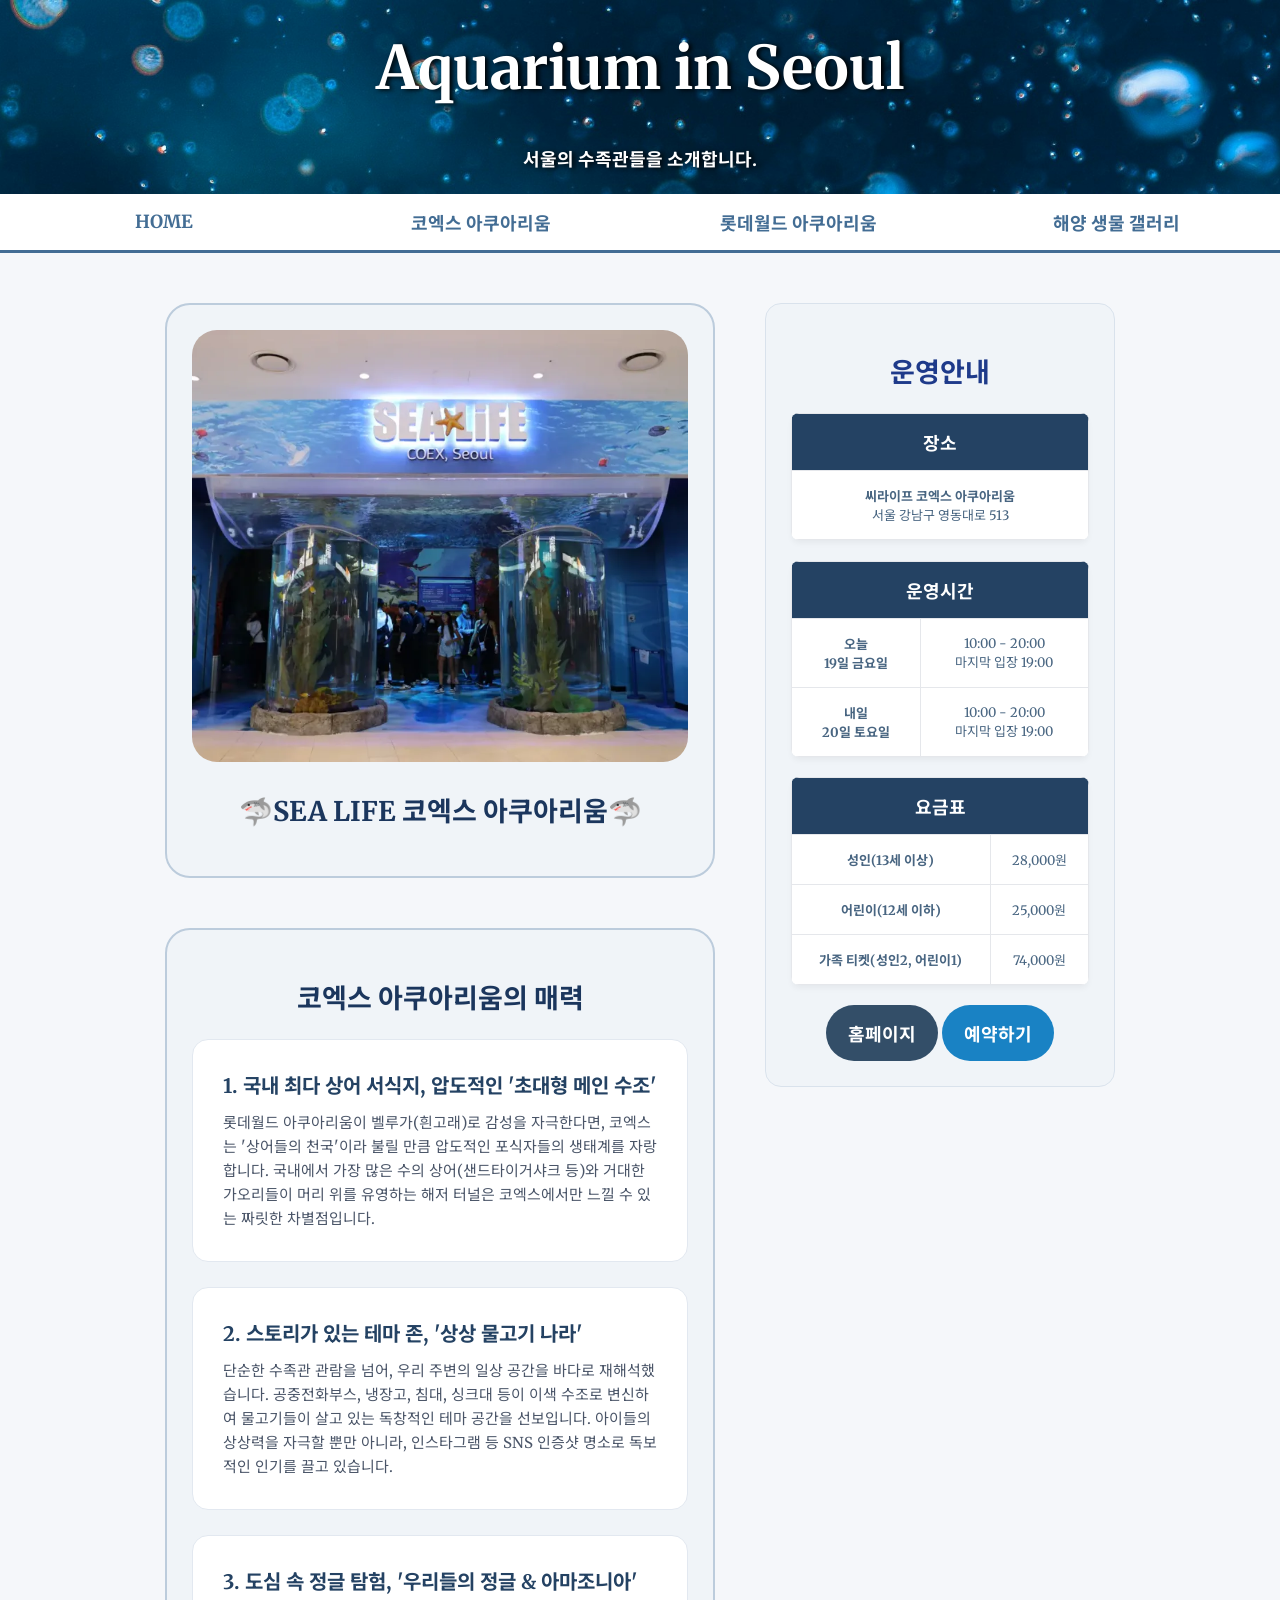
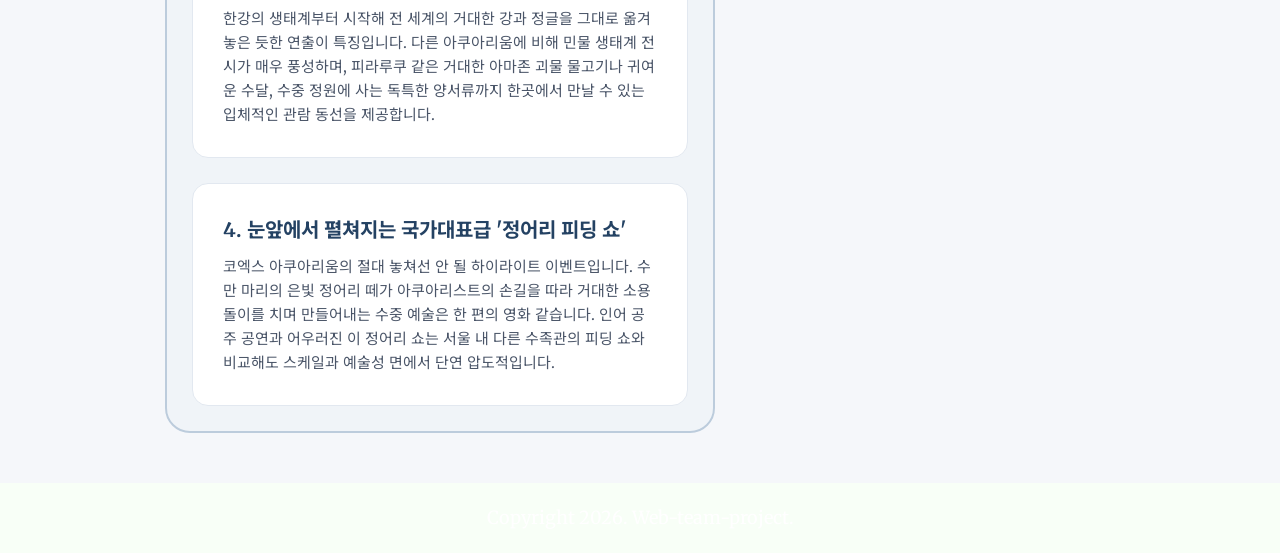
<file: coex.html>
<!DOCTYPE html>
<html lang="ko">
<head>
    <meta charset="UTF-8">
    <meta name="viewport" content="width=device-width, initial-scale=1.0">
    <title>웹 개발 학습 페이지</title>
    <link rel="stylesheet" href="css/common.css">
    <link rel="stylesheet" href="css/coex.css">
    <link rel="preconnect" href="https://fonts.googleapis.com">
    <link rel="preconnect" href="https://fonts.googleapis.com">
    <link rel="preconnect" href="https://fonts.gstatic.com" crossorigin>
    <link href="https://fonts.googleapis.com/css2?family=Merriweather:ital,opsz,wght@0,18..144,300..900;1,18..144,300..900&family=Noto+Sans+KR:wght@100..900&display=swap" rel="stylesheet">
        
</head>
<body>
    <header>
        <h1>Aquarium in Seoul</h1>
        <p>서울의 수족관들을 소개합니다.</p>
    </header>

    <nav>
        <a href="home.html">HOME</a>
        <a href="coex.html">코엑스 아쿠아리움</a>
        <a href="lotte.html">롯데월드 아쿠아리움</a>
        <a href="gallery.html">해양 생물 갤러리</a>
    </nav>

    <main class="coex-main">
        <section>
            <img src="image/coex.webp" width="100%">
            <h2>🦈SEA LIFE 코엑스 아쿠아리움🦈</h2>
        </section>

    <aside>
        <h2>운영안내</h2>
        <table>
            <thead>
                <tr>
                    <th colspan="2">장소</th>
                </tr>
            </thead>
            <tbody>
                <tr>
                    <td><strong>씨라이프 코엑스 아쿠아리움</strong><br>서울 강남구 영동대로 513</td>
                </tr>
            </tbody>           
        </table>
        <h3></h3>
        <p></p>
        <p></p>
        <table>
            <thead>
                <tr>
                    <th colspan="2">운영시간</th>
                </tr>
            </thead>
            <tbody>
                <tr>
                    <th>오늘<br>19일 금요일</th>
                    <td>10:00 - 20:00<br>마지막 입장 19:00</td>
                </tr>
                <tr>
                    <th>내일<br>20일 토요일</th>
                    <td>10:00 - 20:00<br>마지막 입장 19:00</td>
                </tr>
            </tbody>
        </table>
        <table>
            <thead>
                <tr>
                    <th colspan="2">요금표</th>
                </tr>
            </thead>
            <tbody>
                <tr>
                    <th>성인(13세 이상)</th>
                    <td>28,000원</td>
                </tr>
                <tr>
                    <th>어린이(12세 이하)</th>
                    <td>25,000원</td>
                </tr>
                <tr>
                    <th>가족 티켓(성인2, 어린이1)</th>
                    <td>74,000원</td>
                </tr>
            </tbody>
        </table>
        <a href="https://www.visitsealife.com/coex-seoul/" class="homepage-button">홈페이지</a>
        <a href="#" class="reserve-button">예약하기</a>
        </aside>

        <article>
            <h2>코엑스 아쿠아리움의 매력</h2>
            <div class="list">
                <div class="item">
                    <h3>1. 국내 최다 상어 서식지, 압도적인 '초대형 메인 수조'</h3>
                    <p>롯데월드 아쿠아리움이 벨루가(흰고래)로 감성을 자극한다면, 코엑스는 '상어들의 천국'이라 불릴 만큼 압도적인 포식자들의 생태계를 자랑합니다. 국내에서 가장 많은 수의 상어(샌드타이거샤크 등)와 거대한 가오리들이 머리 위를 유영하는 해저 터널은 코엑스에서만 느낄 수 있는 짜릿한 차별점입니다.</p>
                </div>
                <div class="item">
                    <h3>2. 스토리가 있는 테마 존, '상상 물고기 나라'</h3>
                    <p>단순한 수족관 관람을 넘어, 우리 주변의 일상 공간을 바다로 재해석했습니다. 공중전화부스, 냉장고, 침대, 싱크대 등이 이색 수조로 변신하여 물고기들이 살고 있는 독창적인 테마 공간을 선보입니다. 아이들의 상상력을 자극할 뿐만 아니라, 인스타그램 등 SNS 인증샷 명소로 독보적인 인기를 끌고 있습니다.</p>
                </div>
                <div class="item">
                    <h3>3. 도심 속 정글 탐험, '우리들의 정글 & 아마조니아'</h3>
                    <p>한강의 생태계부터 시작해 전 세계의 거대한 강과 정글을 그대로 옮겨놓은 듯한 연출이 특징입니다. 다른 아쿠아리움에 비해 민물 생태계 전시가 매우 풍성하며, 피라루쿠 같은 거대한 아마존 괴물 물고기나 귀여운 수달, 수중 정원에 사는 독특한 양서류까지 한곳에서 만날 수 있는 입체적인 관람 동선을 제공합니다.</p>
                </div>
                <div class="item">
                    <h3>4. 눈앞에서 펼쳐지는 국가대표급 '정어리 피딩 쇼'</h3>
                    <p>코엑스 아쿠아리움의 절대 놓쳐선 안 될 하이라이트 이벤트입니다. 수만 마리의 은빛 정어리 떼가 아쿠아리스트의 손길을 따라 거대한 소용돌이를 치며 만들어내는 수중 예술은 한 편의 영화 같습니다. 인어 공주 공연과 어우러진 이 정어리 쇼는 서울 내 다른 수족관의 피딩 쇼와 비교해도 스케일과 예술성 면에서 단연 압도적입니다.</p>
                </div>
            </div>
        </article>

        
    </main>

    <footer>
        <p>Copyright 2026. Web-team-project.</p>
    </footer>
</body>
</html>
</file>
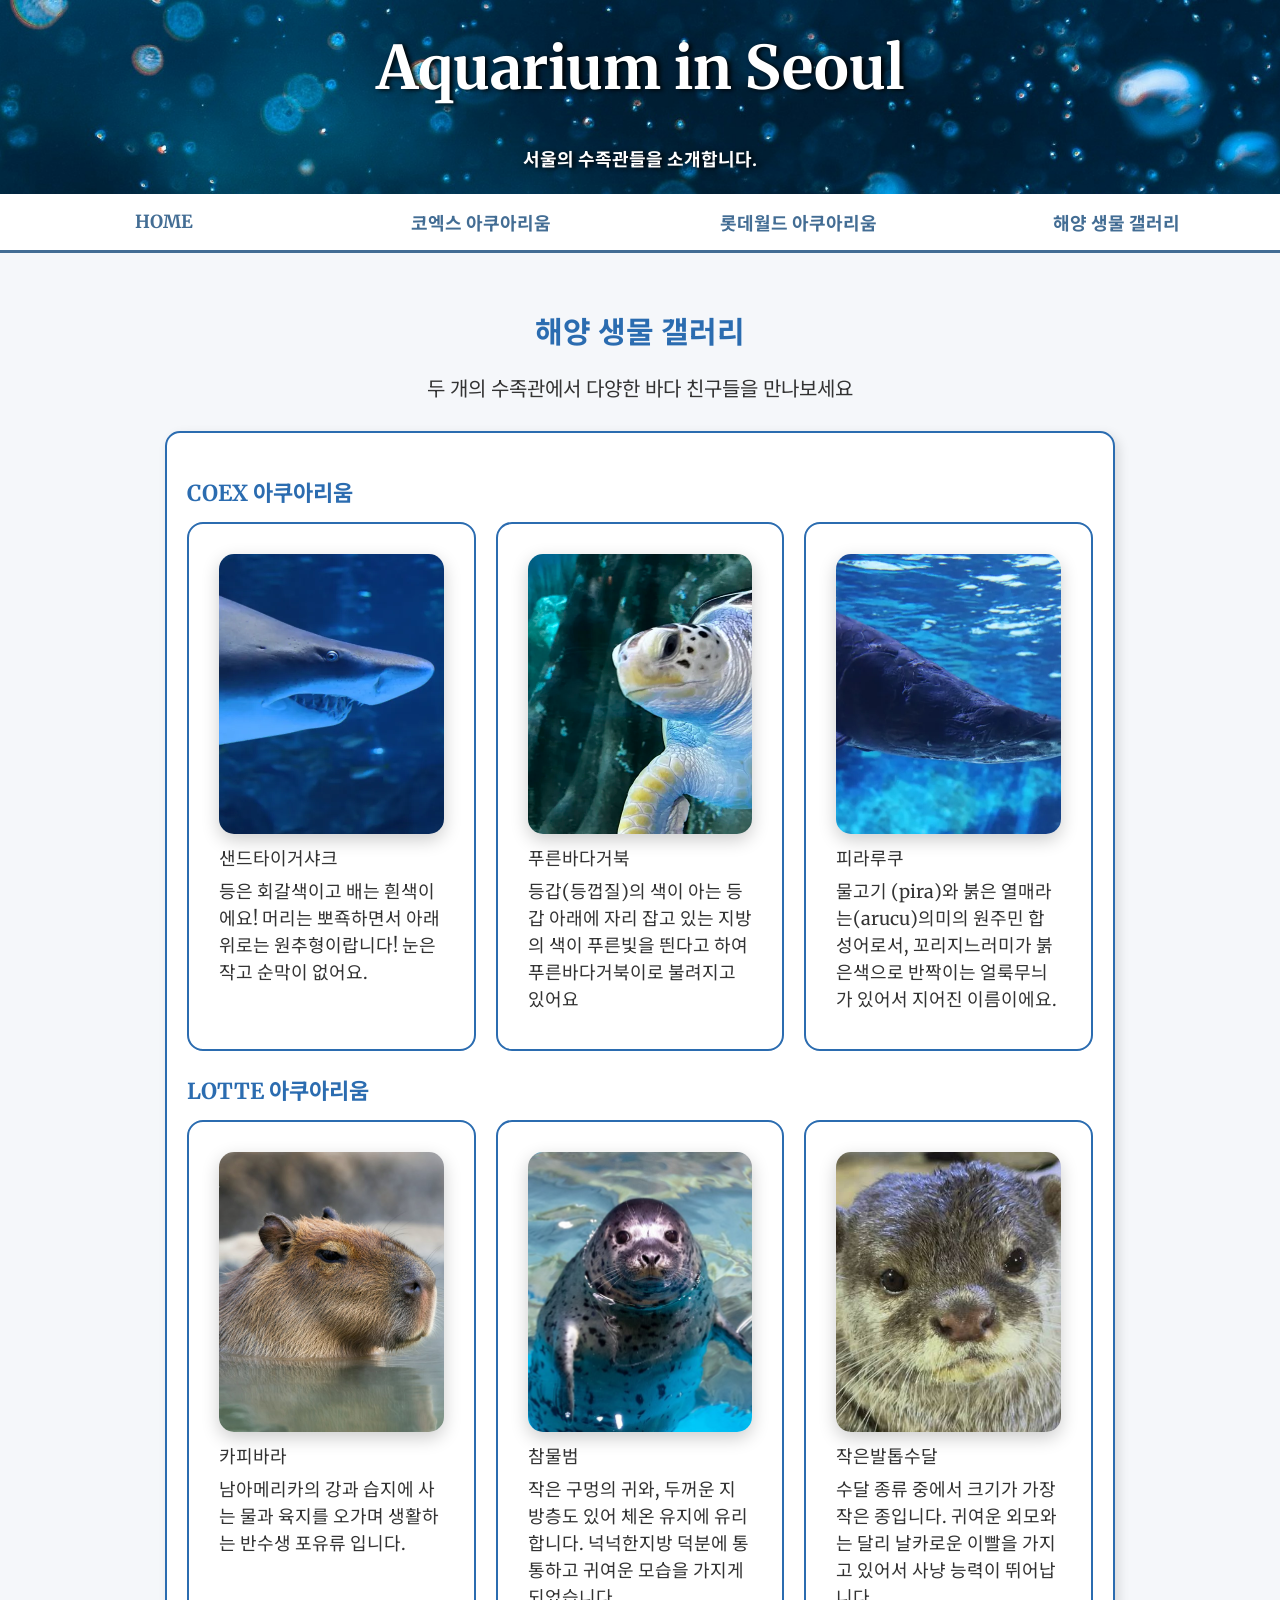
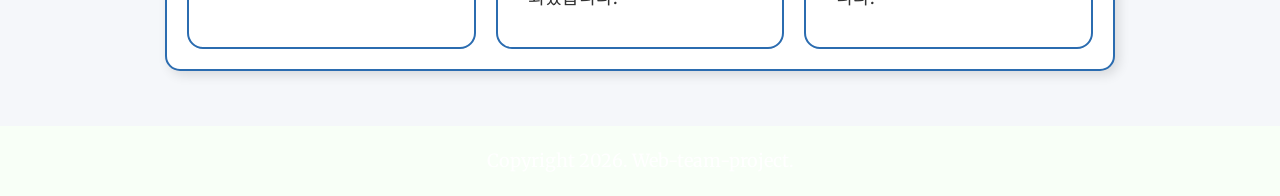
<file: gallery.html>
<!DOCTYPE html>
<html lang="ko">
<head>
    <meta charset="UTF-8">
    <meta name="viewport" content="width=device-width, initial-scale=1.0">
    <title>웹 개발 학습 페이지</title>
    <link rel="stylesheet" href="css/common.css">
    <link rel="stylesheet" href="css/gallery.css">
    <link rel="preconnect" href="https://fonts.googleapis.com">
    <link rel="preconnect" href="https://fonts.gstatic.com" crossorigin>
    <link href="https://fonts.googleapis.com/css2?family=Merriweather:ital,opsz,wght@0,18..144,300..900;1,18..144,300..900&family=Noto+Sans+KR:wght@100..900&display=swap" rel="stylesheet">
        
</head>
<body>
    <header>
        <h1>Aquarium in Seoul</h1>
        <p>서울의 수족관들을 소개합니다.</p>
    </header>

    <nav>
        <a href="home.html">HOME</a>
        <a href="coex.html">코엑스 아쿠아리움</a>
        <a href="lotte.html">롯데월드 아쿠아리움</a>
        <a href="gallery.html">해양 생물 갤러리</a>
    </nav>

    <main class="index-main">
        <section class="gallery-section">
            <h2>해양 생물 갤러리</h2>
            <P class="p-class">
                두 개의 수족관에서 다양한 바다 친구들을 만나보세요
            </P>
        
        <div class="gallery">
            <h3>COEX 아쿠아리움</h3>
            <article class="gallery-item">
                
                <div class="animal">
                    <img class="img" src="image/상어.webp" alt="샌드타이거샤크">
                    <p class="name">샌드타이거샤크</p>
                    <p>
                        등은 회갈색이고 배는 흰색이에요!
                        머리는 뽀죡하면서 아래위로는 원추형이랍니다! 눈은 작고 순막이 없어요.
                    </p>
               </div>
               <div class="animal">
                    <img class="img" src="image/거북이2.webp" alt="푸른바다거북">
                    <p class="name">푸른바다거북</p>
                    <p>
                        등갑(등껍질)의 색이 아는 등갑 아래에 자리 잡고 있는 
                        지방의 색이 푸른빛을 띈다고 하여 푸른바다거북이로 불려지고 있어요
                    </p>
               </div>
               <div class="animal">
                    <img class="img" src="image/피라루쿠.webp" alt="피라루쿠">
                    <p class="name">피라루쿠</p>
                    <p>
                     물고기 (pira)와 붉은 열매라는(arucu)의미의 원주민 합성어로서, 
                     꼬리지느러미가 붉은색으로 반짝이는 얼룩무늬가 있어서 지어진 이름이에요.
                    </p>
               </div>
            </article>

            <h3>LOTTE 아쿠아리움</h3>
            <article class="gallery-item">

                <div class="animal">
                    <img  class="img" src="image/카피바라_20250117-07.jpg" alt="카피바라">
                    <p class="name">카피바라</p>
                    <p>
                       남아메리카의 강과 습지에 사는 물과 육지를 오가며 생활하는 반수생 포유류 입니다.
                    </p>
               </div>
               <div class="animal">
                    <img class="img" src="image/참물범.jpg" alt="참물범">
                    <p class="name">참물범</p>
                    <p>
                        작은 구멍의 귀와, 두꺼운 지방층도 있어 체온 유지에 유리합니다.
                        넉넉한지방 덕분에 통통하고 귀여운 모습을 가지게 되었습니다.
                    </p>
               </div>
               <div class="animal">
                    <img class="img" src="image/작은발톱수달.jpg" alt="작은발톱수달">
                    <p class="name">작은발톱수달</p>
                    <p>
                        수달 종류 중에서 크기가 가장 작은 종입니다.
                        귀여운 외모와는 달리 날카로운 이빨을 가지고 있어서 사냥 능력이 뛰어납니다.
                    </p>
               </div>
             </article>
        </div>   
    </section>
</main>

    <footer>
        <p>Copyright 2026. Web-team-project.</p>
    </footer>
</body>
</html>
</file>
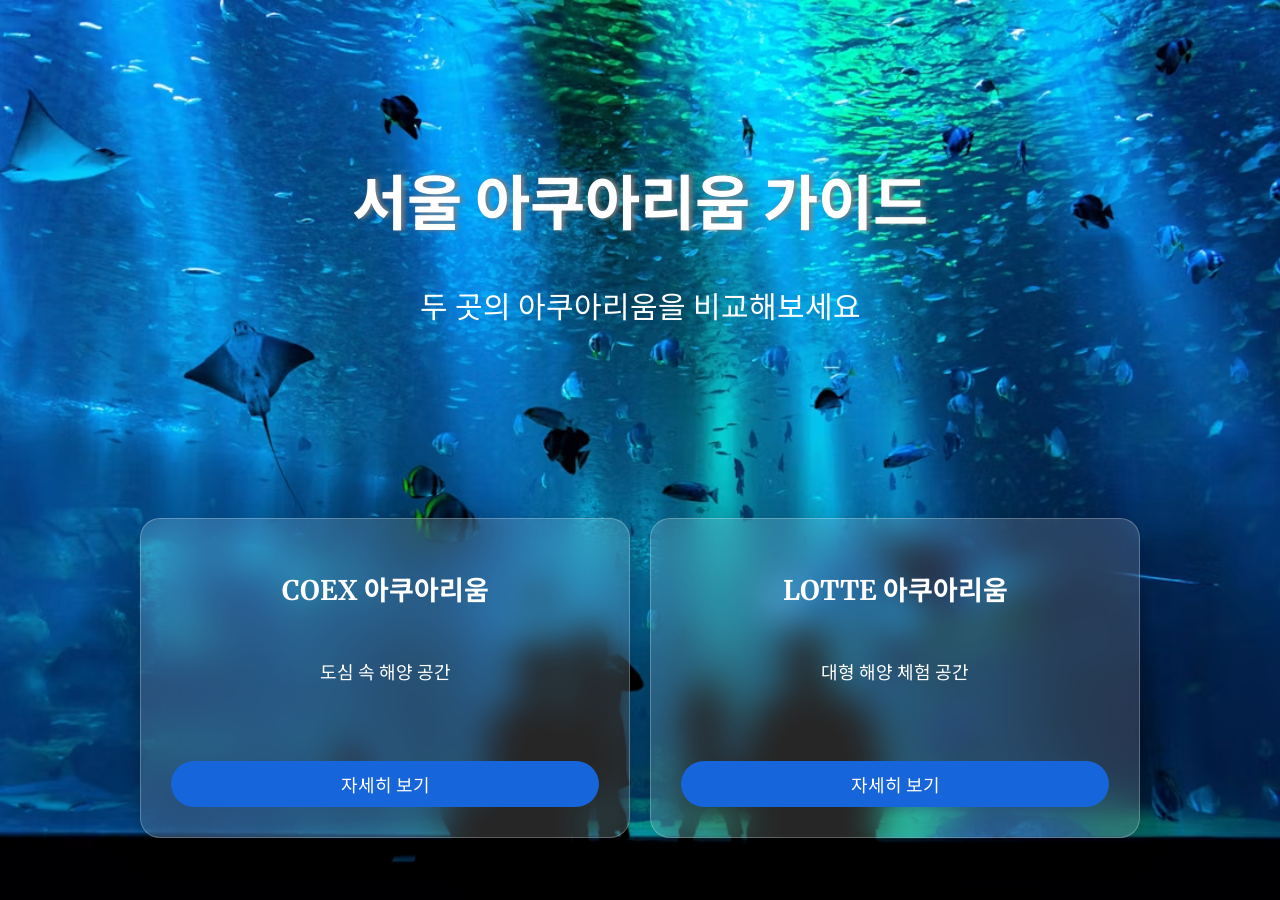
<file: home.html>
<!DOCTYPE html>
<html lang="ko">
<head>
    <meta charset="UTF-8">
    <meta name="viewport" content="width=device-width, initial-scale=1.0">
    <title>아쿠아리움</title>
    <link rel="stylesheet" href="css/common.css">
    <link rel="stylesheet" href="css/home.css">
    <link rel="preconnect" href="https://fonts.googleapis.com">
    <link rel="preconnect" href="https://fonts.gstatic.com" crossorigin>
    <link href="https://fonts.googleapis.com/css2?family=Merriweather:ital,opsz,wght@0,18..144,300..900;1,18..144,300..900&family=Noto+Sans+KR:wght@100..900&display=swap" rel="stylesheet">
        
</head>
<body>
    <main class="home">
        <h1>서울 아쿠아리움 가이드</h1>
        <p>
            두 곳의 아쿠아리움을 비교해보세요
        </p>
    </main>

    <section class="home-list">
        <div class="card">
            <h2>COEX 아쿠아리움</h2>
            <p>
               도심 속 해양 공간
            </p>
            <a href="coex.html" class="button">자세히 보기</a>
        </div>

        <div class="card">
            <h2>LOTTE 아쿠아리움</h2>
            <p>
               대형 해양 체험 공간
            </p>
            <a href="lotte.html" class="button">자세히 보기</a>
        </div>
    </section>
    
</body>
</html>
</file>
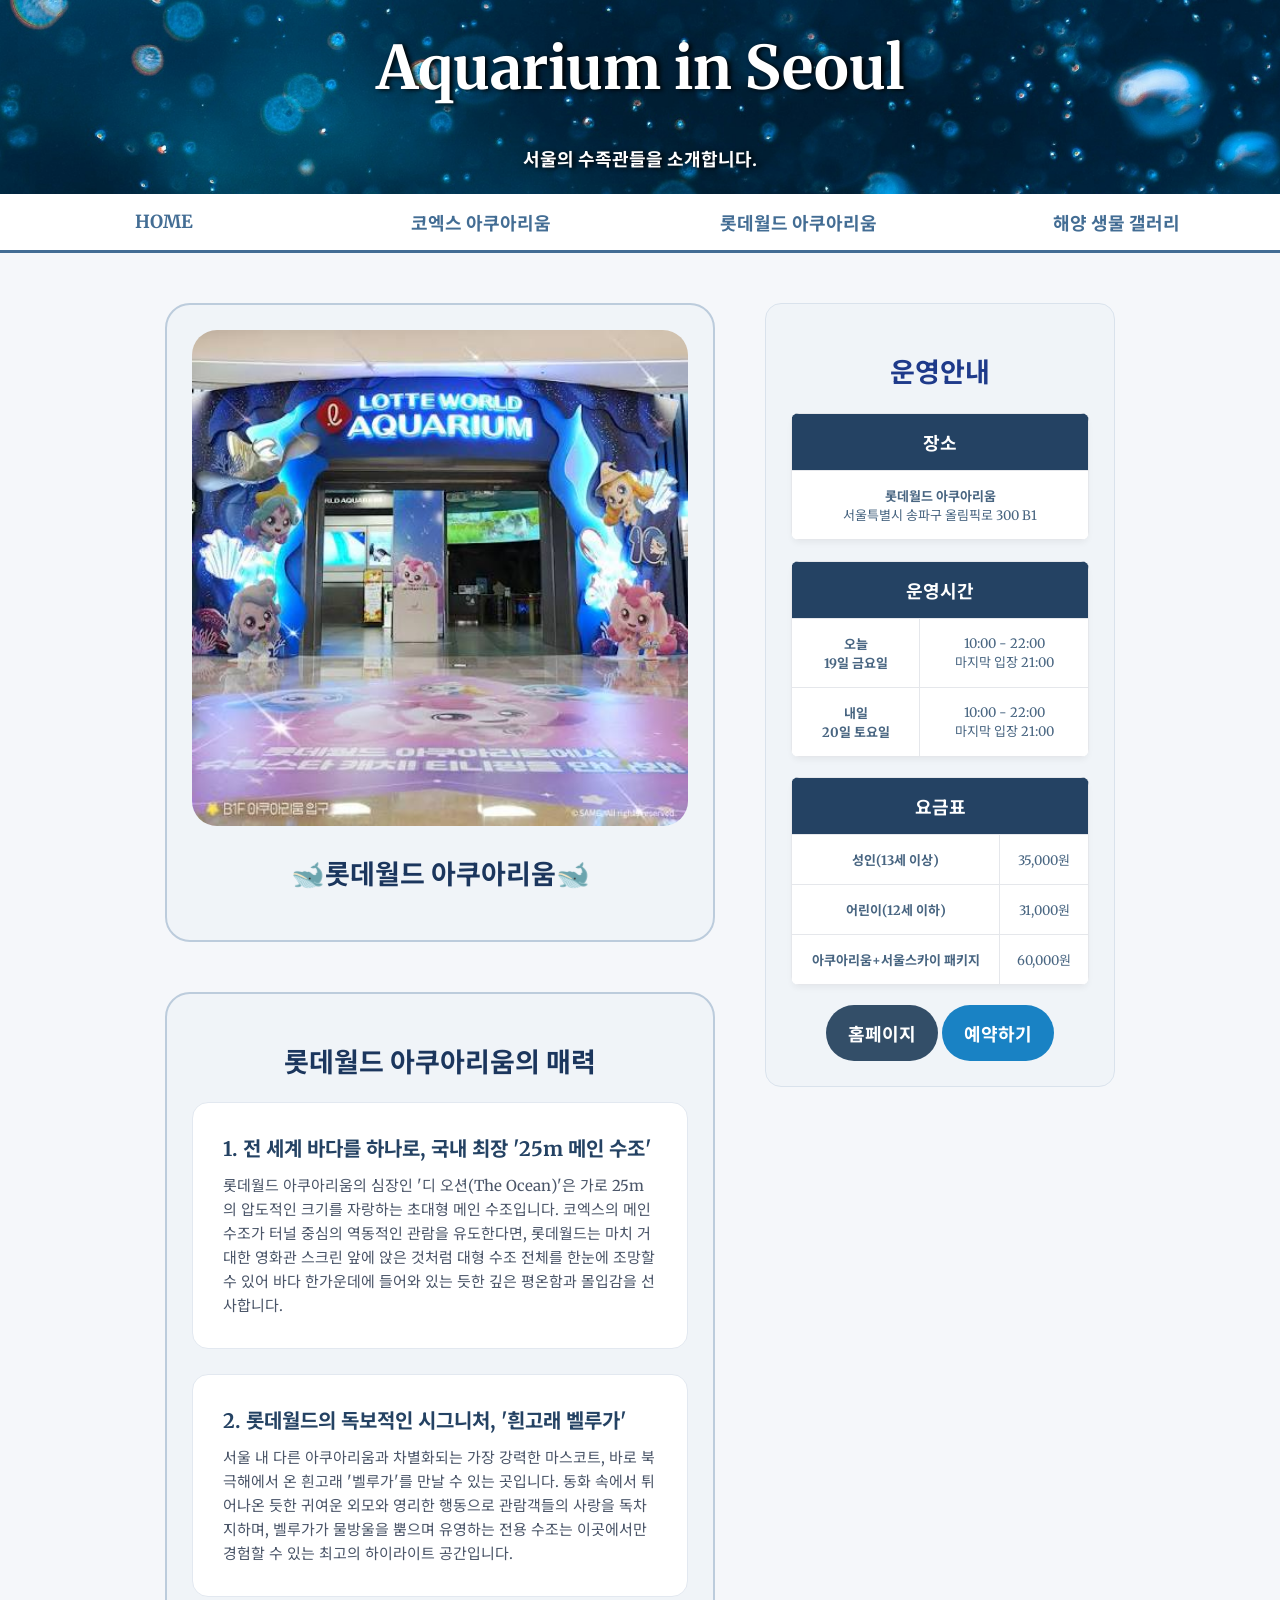
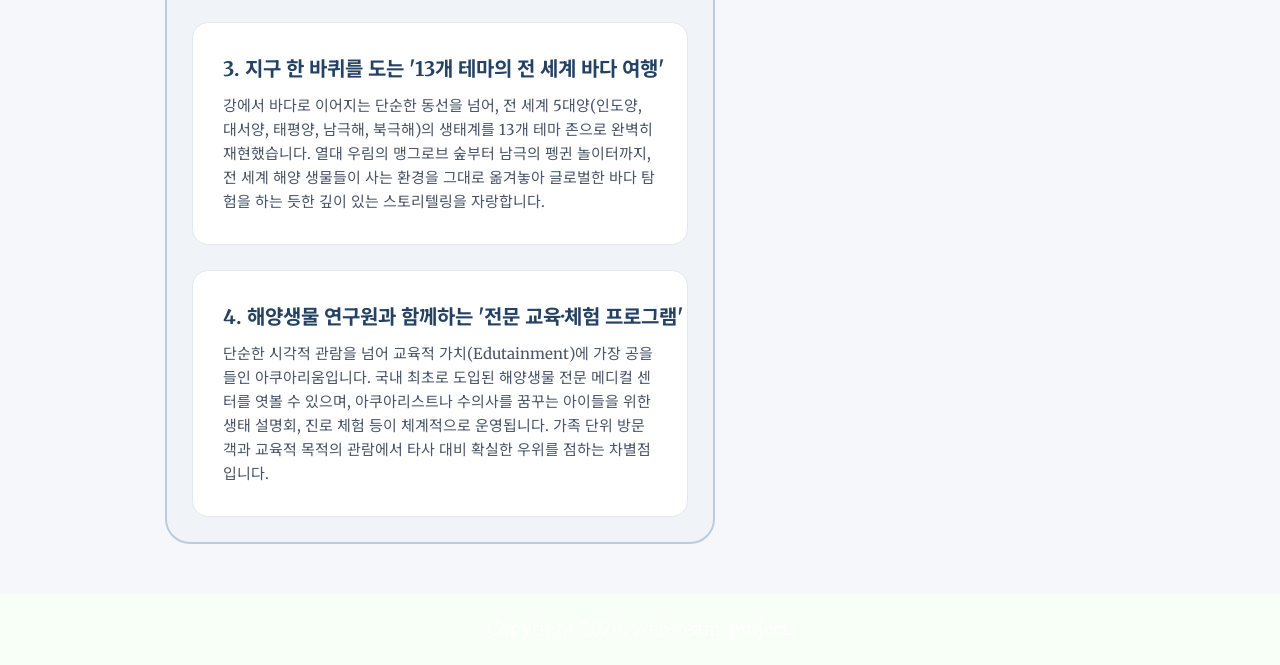
<file: lotte.html>
<!DOCTYPE html>
<html lang="ko">
<head>
    <meta charset="UTF-8">
    <meta name="viewport" content="width=device-width, initial-scale=1.0">
    <title>웹 개발 학습 페이지</title>
    <link rel="stylesheet" href="css/common.css">
    <link rel="stylesheet" href="css/lotte.css">
    <link rel="preconnect" href="https://fonts.googleapis.com">
    <link rel="preconnect" href="https://fonts.googleapis.com">
    <link rel="preconnect" href="https://fonts.gstatic.com" crossorigin>
    <link href="https://fonts.googleapis.com/css2?family=Merriweather:ital,opsz,wght@0,18..144,300..900;1,18..144,300..900&family=Noto+Sans+KR:wght@100..900&display=swap" rel="stylesheet">
        
</head>
<body>
    <header>
        <h1>Aquarium in Seoul</h1>
        <p>서울의 수족관들을 소개합니다.</p>
    </header>

    <nav>
        <a href="home.html">HOME</a>
        <a href="coex.html">코엑스 아쿠아리움</a>
        <a href="lotte.html">롯데월드 아쿠아리움</a>
        <a href="gallery.html">해양 생물 갤러리</a>
    </nav>

    <main class="coex-main">
        <section>
            <img src="image/lotte.jpg" width="100%">
            <h2>🐋롯데월드 아쿠아리움🐋</h2>
        </section>

    <aside>
        <h2>운영안내</h2>
        <table>
            <thead>
                <tr>
                    <th colspan="2">장소</th>
                </tr>
            </thead>
            <tbody>
                <tr>
                    <td><strong>롯데월드 아쿠아리움</strong><br>서울특별시 송파구 올림픽로 300 B1</td>
                </tr>
            </tbody>           
        </table>
        <h3></h3>
        <p></p>
        <p></p>
        <table>
            <thead>
                <tr>
                    <th colspan="2">운영시간</th>
                </tr>
            </thead>
            <tbody>
                <tr>
                    <th>오늘<br>19일 금요일</th>
                    <td>10:00 - 22:00<br>마지막 입장 21:00</td>
                </tr>
                <tr>
                    <th>내일<br>20일 토요일</th>
                    <td>10:00 - 22:00<br>마지막 입장 21:00</td>
                </tr>
            </tbody>
        </table>
        <table>
            <thead>
                <tr>
                    <th colspan="2">요금표</th>
                </tr>
            </thead>
            <tbody>
                <tr>
                    <th>성인(13세 이상)</th>
                    <td>35,000원</td>
                </tr>
                <tr>
                    <th>어린이(12세 이하)</th>
                    <td>31,000원</td>
                </tr>
                <tr>
                    <th>아쿠아리움+서울스카이 패키지</th>
                    <td>60,000원</td>
                </tr>
            </tbody>
        </table>
        <a href="https://aquarium.lotteworld.com/" class="homepage-button">홈페이지</a>
        <a href="#" class="reserve-button">예약하기</a>
        </aside>

        <article>
            <h2>롯데월드 아쿠아리움의 매력</h2>
            <div class="list">
                <div class="item">
                    <h3>1. 전 세계 바다를 하나로, 국내 최장 '25m 메인 수조'</h3>
                    <p>롯데월드 아쿠아리움의 심장인 '디 오션(The Ocean)'은 가로 25m의 압도적인 크기를 자랑하는 초대형 메인 수조입니다. 코엑스의 메인 수조가 터널 중심의 역동적인 관람을 유도한다면, 롯데월드는 마치 거대한 영화관 스크린 앞에 앉은 것처럼 대형 수조 전체를 한눈에 조망할 수 있어 바다 한가운데에 들어와 있는 듯한 깊은 평온함과 몰입감을 선사합니다.</p>
                </div>
                <div class="item">
                    <h3>2. 롯데월드의 독보적인 시그니처, '흰고래 벨루가'</h3>
                    <p>서울 내 다른 아쿠아리움과 차별화되는 가장 강력한 마스코트, 바로 북극해에서 온 흰고래 '벨루가'를 만날 수 있는 곳입니다. 동화 속에서 튀어나온 듯한 귀여운 외모와 영리한 행동으로 관람객들의 사랑을 독차지하며, 벨루가가 물방울을 뿜으며 유영하는 전용 수조는 이곳에서만 경험할 수 있는 최고의 하이라이트 공간입니다.</p>
                </div>
                <div class="item">
                    <h3>3. 지구 한 바퀴를 도는 '13개 테마의 전 세계 바다 여행'</h3>
                    <p>강에서 바다로 이어지는 단순한 동선을 넘어, 전 세계 5대양(인도양, 대서양, 태평양, 남극해, 북극해)의 생태계를 13개 테마 존으로 완벽히 재현했습니다. 열대 우림의 맹그로브 숲부터 남극의 펭귄 놀이터까지, 전 세계 해양 생물들이 사는 환경을 그대로 옮겨놓아 글로벌한 바다 탐험을 하는 듯한 깊이 있는 스토리텔링을 자랑합니다.</p>
                </div>
                <div class="item">
                    <h3>4. 해양생물 연구원과 함께하는 '전문 교육·체험 프로그램'</h3>
                    <p>단순한 시각적 관람을 넘어 교육적 가치(Edutainment)에 가장 공을 들인 아쿠아리움입니다. 국내 최초로 도입된 해양생물 전문 메디컬 센터를 엿볼 수 있으며, 아쿠아리스트나 수의사를 꿈꾸는 아이들을 위한 생태 설명회, 진로 체험 등이 체계적으로 운영됩니다. 가족 단위 방문객과 교육적 목적의 관람에서 타사 대비 확실한 우위를 점하는 차별점입니다.</p>
                </div>
            </div>
        </article>

        
    </main>

    <footer>
        <p>Copyright 2026. Web-team-project.</p>
    </footer>
</body>
</html>
</file>
<file: css/common.css>
* {
    box-sizing: border-box;
}

html, body {
    min-height: 100%;
}

body {
    font-family: "Merriweather", "Noto Sans KR", sans-serif;
    margin: 0;
    background-color: #f5f7fa;
    color: #333333;

    min-height: 100vh;
    display: grid;
    grid-template-rows: auto auto 1fr auto;
}

header {
    background: #f8fff7 url("../image/water.jpg") no-repeat fixed center center / cover;
    padding-top: 30px;
    color: white;
    text-align: center;
    text-shadow: 3px 1px 5px black;
    font-weight: bold;
}
header h1 {
    margin-top: 0;
    font-size: 60px;
}
header p {
    margin-top: 0;
    padding: 0;
}

nav {
    padding: 15px;
    background-color: white;
    
    display: grid;
    grid-template-columns: repeat(4, 1fr);
    justify-content: center;
    gap : 30px;
    border-bottom: 3px solid #436d94;
    align-items: center;
    
}
nav a {
    text-align: center;
    color: #436d94;
    text-decoration: none;
    font-weight: bold;
}
nav a:hover {
    font-weight: 900;
    color : #007ff7;
}

main {
    width: 90%;
    max-width: 1000px;
    margin: 30px auto;
}

h2, h3 {
    color: #2b6cb0;;
}

p {
    line-height: 1.7;
}

footer {
    padding: 20px;
    background: #f8fff7 url("../image/water.jpg") no-repeat fixed center center / cover;
    color: white;
    text-align: center;
}
footer p {
    margin: 0;
}

/* 태블릿 화면 반응형 설정 */
@media screen and (min-width: 768px) and (max-width: 1439px) {
    body {
        font-size: 18px;
    }
    main {
        width: 92%;
        margin: 25px auto;
    }
    nav {
        flex-wrap: wrap;
        gap: 20px;
    }
}

/* 모바일 화면 반응형 설정 */
@media screen and (max-width: 767px) {
    body {
        font-size: 16px;
    }

    header {
        padding: 20px
    }
    header h1 {
        font-size: 24px;
    }
    nav {
        flex-direction: column;
        align-items: center;
        gap: 12px;
    }

    main {
        width: 94%;
        margin: 20px auto;
    }

    footer {
        padding: 15px;
    }
    
}
</file>
<file: css/coex.css>
.coex-main {
    display: grid;
    grid-template-columns: 60% 40%;
}
.coex-main img {
    width: 100%;
    border-radius: 25px;
}

h2 {
    text-align: center;
    color: #1b365d;
}

section, article {
    grid-column: 1 / 2;
    padding: 25px;
    margin: 25px;
    background-color: #f0f4f8;
    border: 2px solid #bcccdc;
    border-radius: 25px;
}


aside {
    grid-column: 2 / 3;
    grid-row: span 100;
    padding: 25px;
    margin: 25px;

    background-color: #f0f4f8; 
    color: #2d3748; 
    border: 1px solid #d9e2ec;
    border-radius: 16px;
    text-align: center;

    position: sticky;
    top: 20px;
    height: fit-content;
}
aside h2 {
    color: #1e3a8a;
}
table {
    width : 100%;
    margin : 20px auto;
    border-collapse: collapse;
    background-color: #ffffff;
    border-radius: 8px;
    overflow: hidden;
    box-shadow: 0 4px 6px -1px rgba(0, 0, 0, 0.05);
}
table:hover {
    transform: translateY(-3px);
    box-shadow: 0 10px 15px -3px rgba(0,0,0,0.05);
}
th, td {
    white-space: nowrap;
    padding : 15px;
    border: 1px solid #e5e7eb; /* 검은 선 대신 아주 연한 회색 선 사용 */
}
thead {
    background-color: #244263; 
    color: #ffffff;
    font-weight: bold;
    border: 1px solid #244263;
    padding: 15px;
}
tbody {
    color: #486581; /* 글자색도 살짝 푸른빛이 도는 세련된 먹색으로 */
    font-size: 13px;
    border: 1px solid #d9e2ec; /* 부드러운 청회색 선 */
    padding: 15px;
}
.reserve-button, .homepage-button {
    display: inline-block;
    font-size: 18px;
    margin: 0;
    padding: 15px 22px;

    font-weight: bold;
    text-decoration: none;

    background-color: #334e68; 
    color: #ffffff;
    border-radius: 30px;
}
.reserve-button {
    background-color: #1982c4; /* 👈 예약하기는 배너 속에 반짝이는 청량한 바다색 포인트! */
    color: #ffffff;
}

.list {
    display: flex;
    flex-direction: column;
    gap: 25px;
}
.item {
    padding: 30px;
    background-color: white;

    border: 1px solid #e2e8f0;
    border-radius: 16px;
    box-shadow: 0 4px 6px -1px rgab(0,0,0,0.02);
}
.item:hover {
    transform: translateY(-3px);
    box-shadow: 0 10px 15px -3px rgba(0,0,0,0.05);
}
.item h3 {
    white-space: nowrap;
    margin-top: 0;
    margin-bottom: 12px;
    color: #244263;
    font-size: 20px;
    font-weight: bold;
}
.item p {
    margin: 0;
    color: #4a5568;
    line-height: 1.6;
    font-size: 15px;
}
</file>
<file: css/gallery.css>
.index-main{
    width: 1000px;
    margin: 30px auto;
}
.gallery-section h2 , .p-class{
    text-align: center;
    margin-bottom: 10px;
}
.gallery-section h2{
    font-size: 30px;
}
.p-class{
    font-size: 20px;
}
.gallery{
    margin: 25px;
    padding: 20px;
    background-color: white;
    border: 2px solid #2b6cb0;
    border-radius: 15px;
    box-shadow: 4px 4px 12px rgba(0, 0,0,0.12);
}
h3{
    font-weight: 700;
    font-size: 22px;
    margin-bottom: 15px;
}

.gallery-item{
    display: grid;
    grid-template-columns: repeat(auto-fit, minmax(250px, 1fr));
    gap: 20px;
}

.animal{
    padding: 30px;
    background-color: #ffffff;
    border: 2px solid #2b6cb0;
    border-radius: 16px;
}

.animal:hover {
    transform: translateY(-8px);
    box-shadow: 0 12px 25px rgba(0,0,0,0.2);
}

.animal p {
    margin: 6px 0;
    line-height: 1.5;
}

.img{
    width: 100%;
    height: 280px;
    object-fit: cover;

    border-radius: 15px;
    box-shadow: 0 6px 18px rgba(0,0,0,0.2);
}
</file>
<file: css/home.css>
*{
    box-sizing: border-box;
}

body{
    margin: 0;

    background: #f8fff7 url("../image/photo-1575980202155-18b6c1e49169.avif") no-repeat fixed center center / cover
}

.home {
    padding: 80px;
    font-size: 30px;

    color: white;
    text-align: center;
}
.home h1{
    text-shadow: 3px 0 5px gray;
}

main{
    width: 1100px;
    margin: 35px auto;

    flex: 1;
}

.home-list{
    width: 1000px;
    margin: 40px auto;

    display: flex;
    gap: 20px;
}
.card{
    flex: 1;
    min-height: 320px;
    padding: 30px;

    display: flex;
    flex-direction: column;
    justify-content: center;
    gap: 12px;

    color: white;
    text-align: center;

    background: rgba(255, 255, 255, 0.15);
    backdrop-filter: blur(18px);

    border: 1px solid rgba(255, 255, 255, 0.25);
    border-radius: 20px;

    box-shadow: 0 10px 30px rgba(0, 0, 0, 0.25);

    transition: 0.3s;
}
.card h2{
    color: white;
    
    margin: 20px 0;
}
.button {
    margin-top: auto;
    padding: 10px 18px;
    border-radius: 25px;
    background: #1765da;
    color: white;
    text-decoration: none;
}
</file>
<file: css/lotte.css>
.coex-main {
    display: grid;
    grid-template-columns: 60% 40%;
}
.coex-main img {
    width: 100%;
    border-radius: 25px;
}

h2 {
    text-align: center;
    color: #1b365d;
}

section, article {
    grid-column: 1 / 2;
    padding: 25px;
    margin: 25px;
    background-color: #f0f4f8;
    border: 2px solid #bcccdc;
    border-radius: 25px;
}


aside {
    grid-column: 2 / 3;
    grid-row: span 100;
    padding: 25px;
    margin: 25px;

    background-color: #f0f4f8; 
    color: #2d3748; 
    border: 1px solid #d9e2ec;
    border-radius: 16px;
    text-align: center;

    position: sticky;
    top: 20px;
    height: fit-content;
}
aside h2 {
    color: #1e3a8a;
}
table {
    width : 100%;
    margin : 20px auto;
    border-collapse: collapse;
    background-color: #ffffff;
    border-radius: 8px;
    overflow: hidden;
    box-shadow: 0 4px 6px -1px rgba(0, 0, 0, 0.05);
}
table:hover {
    transform: translateY(-3px);
    box-shadow: 0 10px 15px -3px rgba(0,0,0,0.05);
}
th, td {
    white-space: nowrap;
    padding : 15px;
    border: 1px solid #e5e7eb; /* 검은 선 대신 아주 연한 회색 선 사용 */
}
thead {
    background-color: #244263; 
    color: #ffffff;
    font-weight: bold;
    border: 1px solid #244263;
    padding: 15px;
}
tbody {
    color: #486581; /* 글자색도 살짝 푸른빛이 도는 세련된 먹색으로 */
    font-size: 13px;
    border: 1px solid #d9e2ec; /* 부드러운 청회색 선 */
    padding: 15px;
}
.reserve-button, .homepage-button {
    display: inline-block;
    font-size: 18px;
    margin: 0;
    padding: 15px 22px;

    font-weight: bold;
    text-decoration: none;

    background-color: #334e68; 
    color: #ffffff;
    border-radius: 30px;
}
.reserve-button {
    background-color: #1982c4; /* 👈 예약하기는 배너 속에 반짝이는 청량한 바다색 포인트! */
    color: #ffffff;
}

.list {
    display: flex;
    flex-direction: column;
    gap: 25px;
}
.item {
    padding: 30px;
    background-color: white;

    border: 1px solid #e2e8f0;
    border-radius: 16px;
    box-shadow: 0 4px 6px -1px rgab(0,0,0,0.02);
}
.item:hover {
    transform: translateY(-3px);
    box-shadow: 0 10px 15px -3px rgba(0,0,0,0.05);
}
.item h3 {
    white-space: nowrap;
    margin-top: 0;
    margin-bottom: 12px;
    color: #244263;
    font-size: 20px;
    font-weight: bold;
}
.item p {
    margin: 0;
    color: #4a5568;
    line-height: 1.6;
    font-size: 15px;
}
</file>
